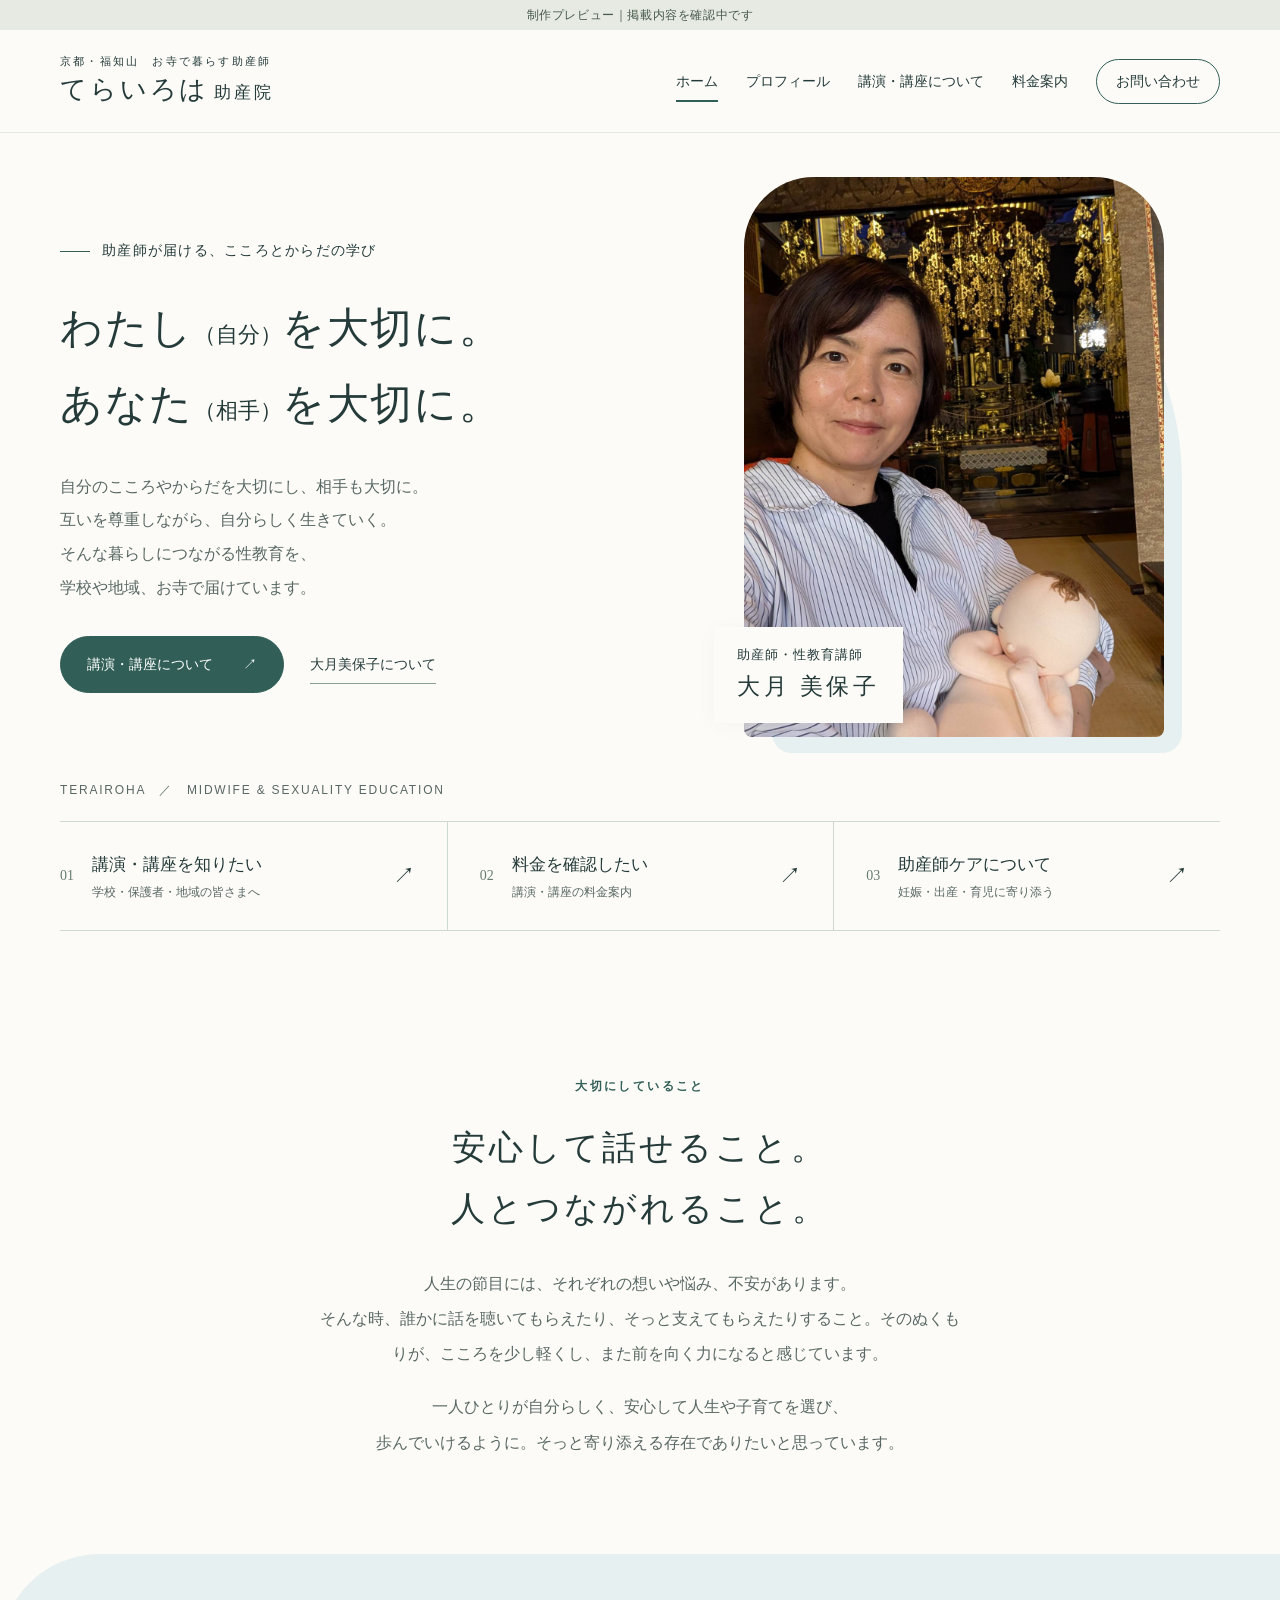
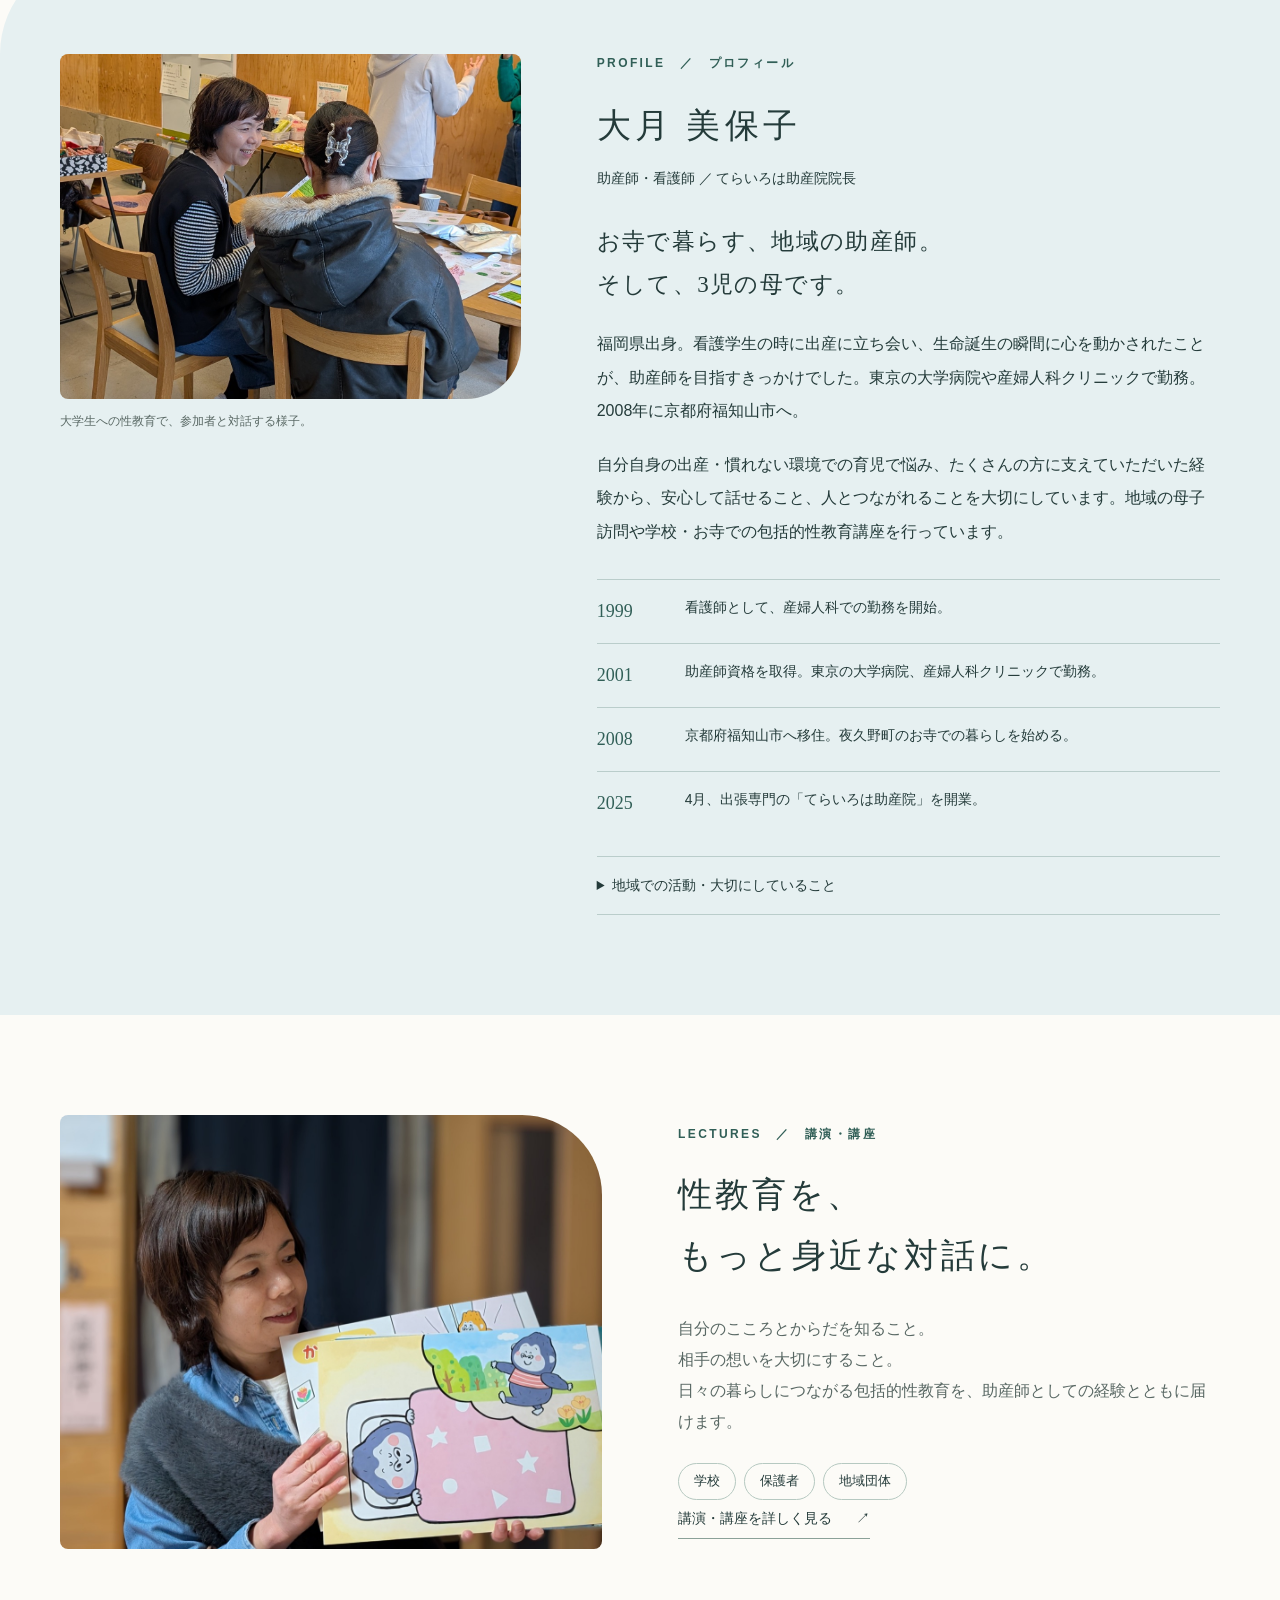
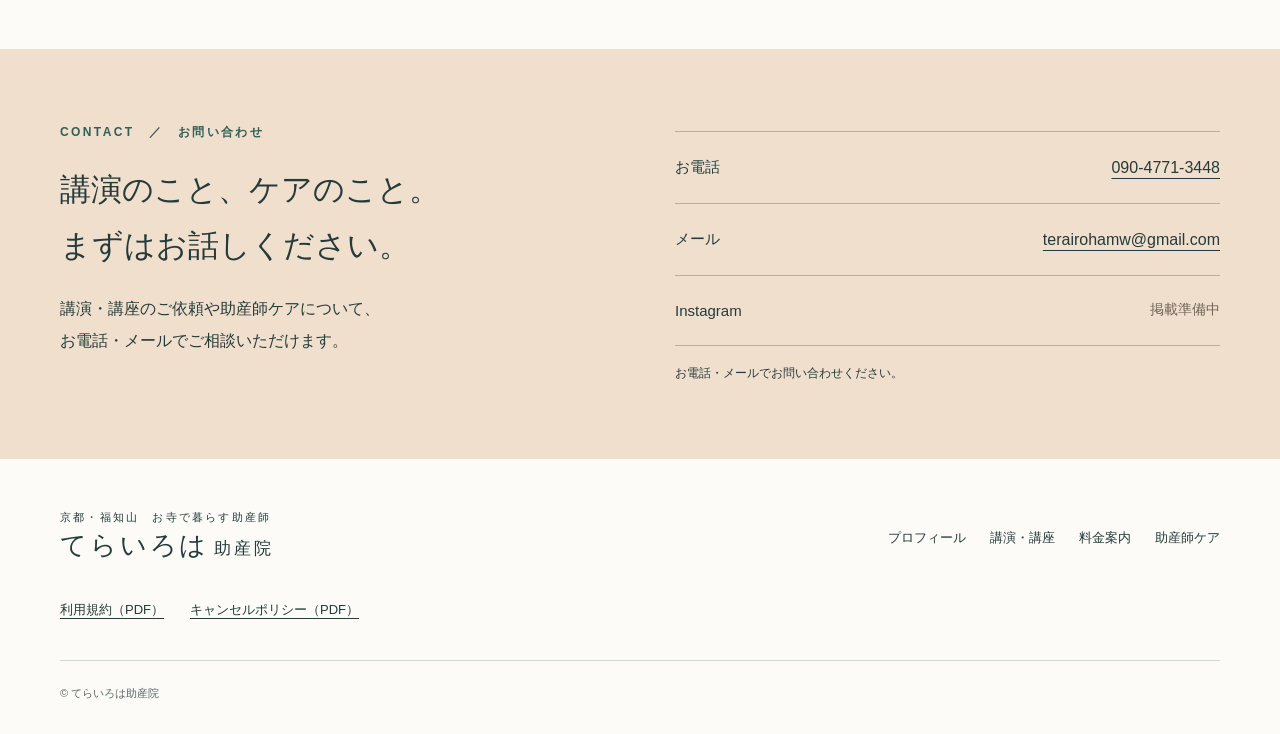
<file: index.html>
<!doctype html>
<html lang="ja"><head><meta charset="UTF-8"><meta name="viewport" content="width=device-width,initial-scale=1"><meta name="robots" content="noindex,nofollow"><title>てらいろは助産院｜大月美保子・性教育の講演と講座</title><meta name="description" content="京都府福知山市で活動する助産師・大月美保子。包括的性教育を通して、自分のこころとからだを大切にし、互いを尊重する学びを届けます。"><link rel="icon" type="image/svg+xml" href="data:image/svg+xml,%3Csvg xmlns='http://www.w3.org/2000/svg' viewBox='0 0 64 64'%3E%3Crect width='64' height='64' rx='32' fill='%23315f57'/%3E%3Ctext x='32' y='44' text-anchor='middle' font-family='serif' font-size='43' fill='%23fcfbf7'%3Eい%3C/text%3E%3C/svg%3E"><link rel="stylesheet" href="style.css?v=20261117a"><script src="site.js" defer></script></head><body>
<a class="skip-link" href="#main">本文へ移動</a><div class="draft-strip">制作プレビュー｜掲載内容を確認中です</div>
<header class="site-header"><div class="header-inner wrap"><a class="brand" href="./" aria-label="てらいろは助産院 ホーム"><small>京都・福知山　お寺で暮らす助産師</small><strong>てらいろは<span>助産院</span></strong></a><button class="menu-toggle" type="button" aria-label="メニューを開く" aria-expanded="false" aria-controls="main-navigation"><i></i><i></i><span>MENU</span></button><nav class="main-nav" id="main-navigation" aria-label="メインメニュー"><a href="./" aria-current="page">ホーム</a><a href="./#profile">プロフィール</a><a href="lectures/">講演・講座について</a><a href="fees/">料金案内</a><a class="nav-contact" href="#contact">お問い合わせ</a></nav></div></header>
<main id="main"><section class="hero wrap"><div class="hero-grid"><div class="hero-copy"><div class="hero-kicker">助産師が届ける、こころとからだの学び</div><h1><span>わたし<small>（自分）</small>を大切に。</span><span>あなた<small>（相手）</small>を大切に。</span></h1><p>自分のこころやからだを大切にし、相手も大切に。<br>互いを尊重しながら、自分らしく生きていく。<br>そんな暮らしにつながる性教育を、<br>学校や地域、お寺で届けています。</p><div class="hero-actions"><a class="button" href="lectures/">講演・講座について <span aria-hidden="true">↗</span></a><a class="text-link" href="#profile">大月美保子について</a></div></div><figure class="hero-visual"><img src="assets/mihoko-portrait.jpg" width="1108" height="1477" alt="お寺の本堂で赤ちゃんの人形を抱く大月美保子" fetchpriority="high"><figcaption class="photo-note">助産師・性教育講師<strong>大月 美保子</strong></figcaption></figure></div><p class="hero-bottom">TERAIROHA　／　MIDWIFE &amp; SEXUALITY EDUCATION</p>
<nav class="quick-links" aria-label="目的から探す"><a class="quick-link" href="lectures/"><span class="number">01</span><span><strong>講演・講座を知りたい</strong><small>学校・保護者・地域の皆さまへ</small></span><span class="arrow" aria-hidden="true">↗</span></a><a class="quick-link" href="fees/"><span class="number">02</span><span><strong>料金を確認したい</strong><small>講演・講座の料金案内</small></span><span class="arrow" aria-hidden="true">↗</span></a><a class="quick-link" href="fees/#care"><span class="number">03</span><span><strong>助産師ケアについて</strong><small>妊娠・出産・育児に寄り添う</small></span><span class="arrow" aria-hidden="true">↗</span></a></nav></section>
<section class="intro wrap"><span class="eyebrow">大切にしていること</span><h2 class="section-title">安心して話せること。<br>人とつながれること。</h2><p>人生の節目には、それぞれの想いや悩み、不安があります。<br>そんな時、誰かに話を聴いてもらえたり、そっと支えてもらえたりすること。そのぬくもりが、こころを少し軽くし、また前を向く力になると感じています。</p><p>一人ひとりが自分らしく、安心して人生や子育てを選び、<br>歩んでいけるように。そっと寄り添える存在でありたいと思っています。</p></section>
<section class="section profile-section" id="profile"><div class="profile-grid wrap"><figure class="profile-image"><img src="assets/university-dialogue.jpg" width="1319" height="1600" alt="大学生への性教育で参加者と対話する様子" loading="lazy"><figcaption class="caption">大学生への性教育で、参加者と対話する様子。</figcaption></figure><div class="profile-copy"><span class="eyebrow">PROFILE　／　プロフィール</span><h2 class="profile-name">大月 美保子</h2><div class="role">助産師・看護師 ／ てらいろは助産院院長</div><h3 class="quote">お寺で暮らす、地域の助産師。<br>そして、3児の母です。</h3><p>福岡県出身。看護学生の時に出産に立ち会い、生命誕生の瞬間に心を動かされたことが、助産師を目指すきっかけでした。東京の大学病院や産婦人科クリニックで勤務。2008年に京都府福知山市へ。</p><p>自分自身の出産・慣れない環境での育児で悩み、たくさんの方に支えていただいた経験から、安心して話せること、人とつながれることを大切にしています。地域の母子訪問や学校・お寺での包括的性教育講座を行っています。</p><ol class="timeline"><li><time>1999</time><span>看護師として、産婦人科での勤務を開始。</span></li><li><time>2001</time><span>助産師資格を取得。東京の大学病院、産婦人科クリニックで勤務。</span></li><li><time>2008</time><span>京都府福知山市へ移住。夜久野町のお寺での暮らしを始める。</span></li><li><time>2025</time><span>4月、出張専門の「てらいろは助産院」を開業。</span></li></ol><details class="profile-details"><summary>地域での活動・大切にしていること</summary><ul class="profile-activities"><li>京都府助産師会　性教育チームメンバー</li><li>ユースクリニック「みんなの保健室〜にじラボ〜」副代表</li></ul><p>包括的性教育をSRHR（性と生殖に関する健康と権利）の視点から、誰もが自分らしく暮らせるように、対話を重ねています。</p></details></div></div></section>
<section class="section wrap"><div class="feature"><figure class="feature-photo"><img src="assets/kamishibai.jpg" width="1600" height="968" alt="紙芝居を使って伝える大月美保子" loading="lazy"></figure><div class="feature-copy"><span class="eyebrow">LECTURES　／　講演・講座</span><h2 class="section-title">性教育を、<br>もっと身近な対話に。</h2><p>自分のこころとからだを知ること。<br>相手の想いを大切にすること。<br>日々の暮らしにつながる包括的性教育を、助産師としての経験とともに届けます。</p><div class="pill-row"><span class="pill">学校</span><span class="pill">保護者</span><span class="pill">地域団体</span></div><a class="text-link" href="lectures/">講演・講座を詳しく見る <span aria-hidden="true">↗</span></a></div></div></section>
</main><section class="contact-section" id="contact" aria-labelledby="contact-title"><div class="contact-grid wrap"><div><span class="eyebrow">CONTACT　／　お問い合わせ</span><h2 id="contact-title">講演のこと、ケアのこと。<br>まずはお話しください。</h2><p>講演・講座のご依頼や助産師ケアについて、<br>お電話・メールでご相談いただけます。</p></div><div><div class="contact-lines"><div class="contact-line"><span>お電話</span><a href="tel:09047713448">090-4771-3448</a></div><div class="contact-line"><span>メール</span><a href="mailto:terairohamw@gmail.com">terairohamw@gmail.com</a></div><div class="contact-line"><span>Instagram</span><span>掲載準備中</span></div></div><p class="contact-note">お電話・メールでお問い合わせください。</p></div></div></section>
<footer class="site-footer wrap"><div class="footer-top"><a class="brand" href="./"><small>京都・福知山　お寺で暮らす助産師</small><strong>てらいろは<span>助産院</span></strong></a><nav class="footer-links" aria-label="フッターメニュー"><a href="./#profile">プロフィール</a><a href="lectures/">講演・講座</a><a href="fees/">料金案内</a><a href="fees/#care">助産師ケア</a></nav></div><nav class="footer-documents" aria-label="ご利用にあたって"><a href="documents/terms-of-use.pdf" target="_blank" rel="noopener" type="application/pdf">利用規約（PDF）</a><a href="documents/cancellation-policy.pdf" target="_blank" rel="noopener" type="application/pdf">キャンセルポリシー（PDF）</a></nav><p class="copyright">© てらいろは助産院</p></footer></body></html>
</file>
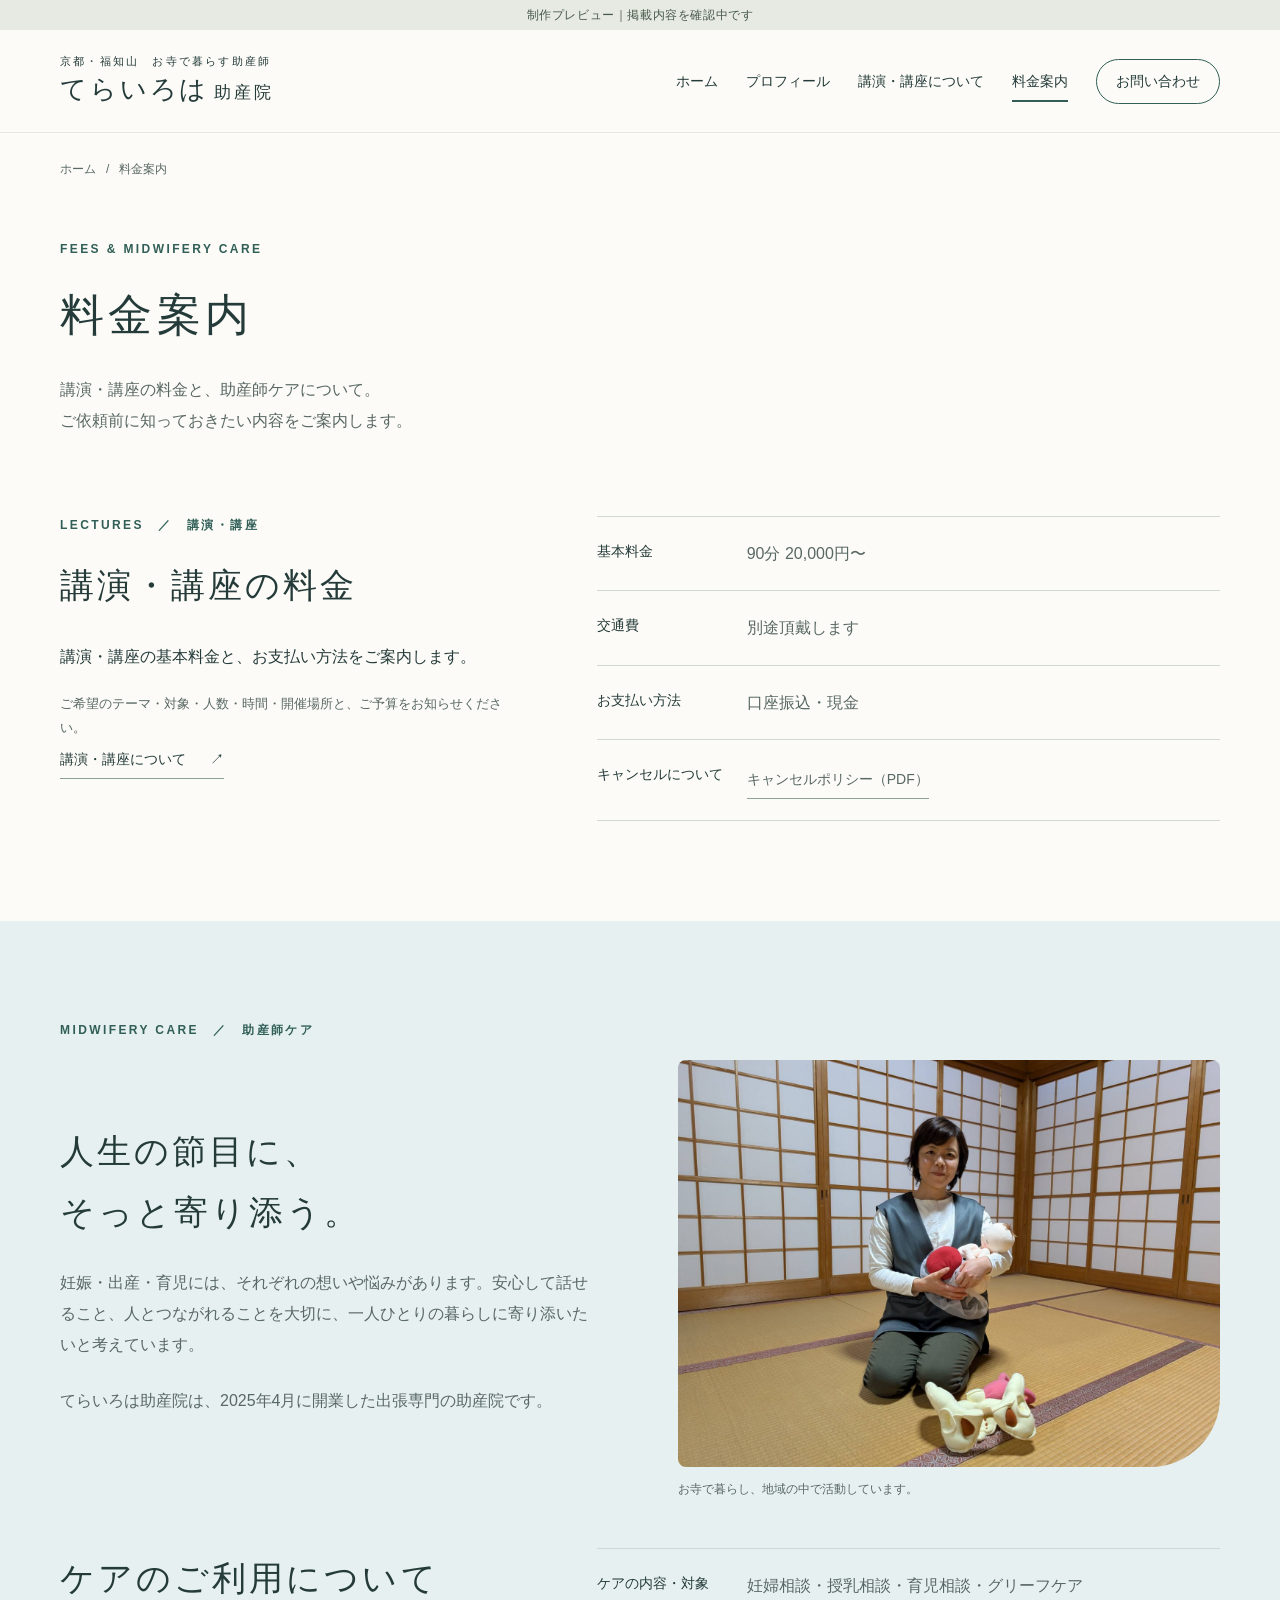
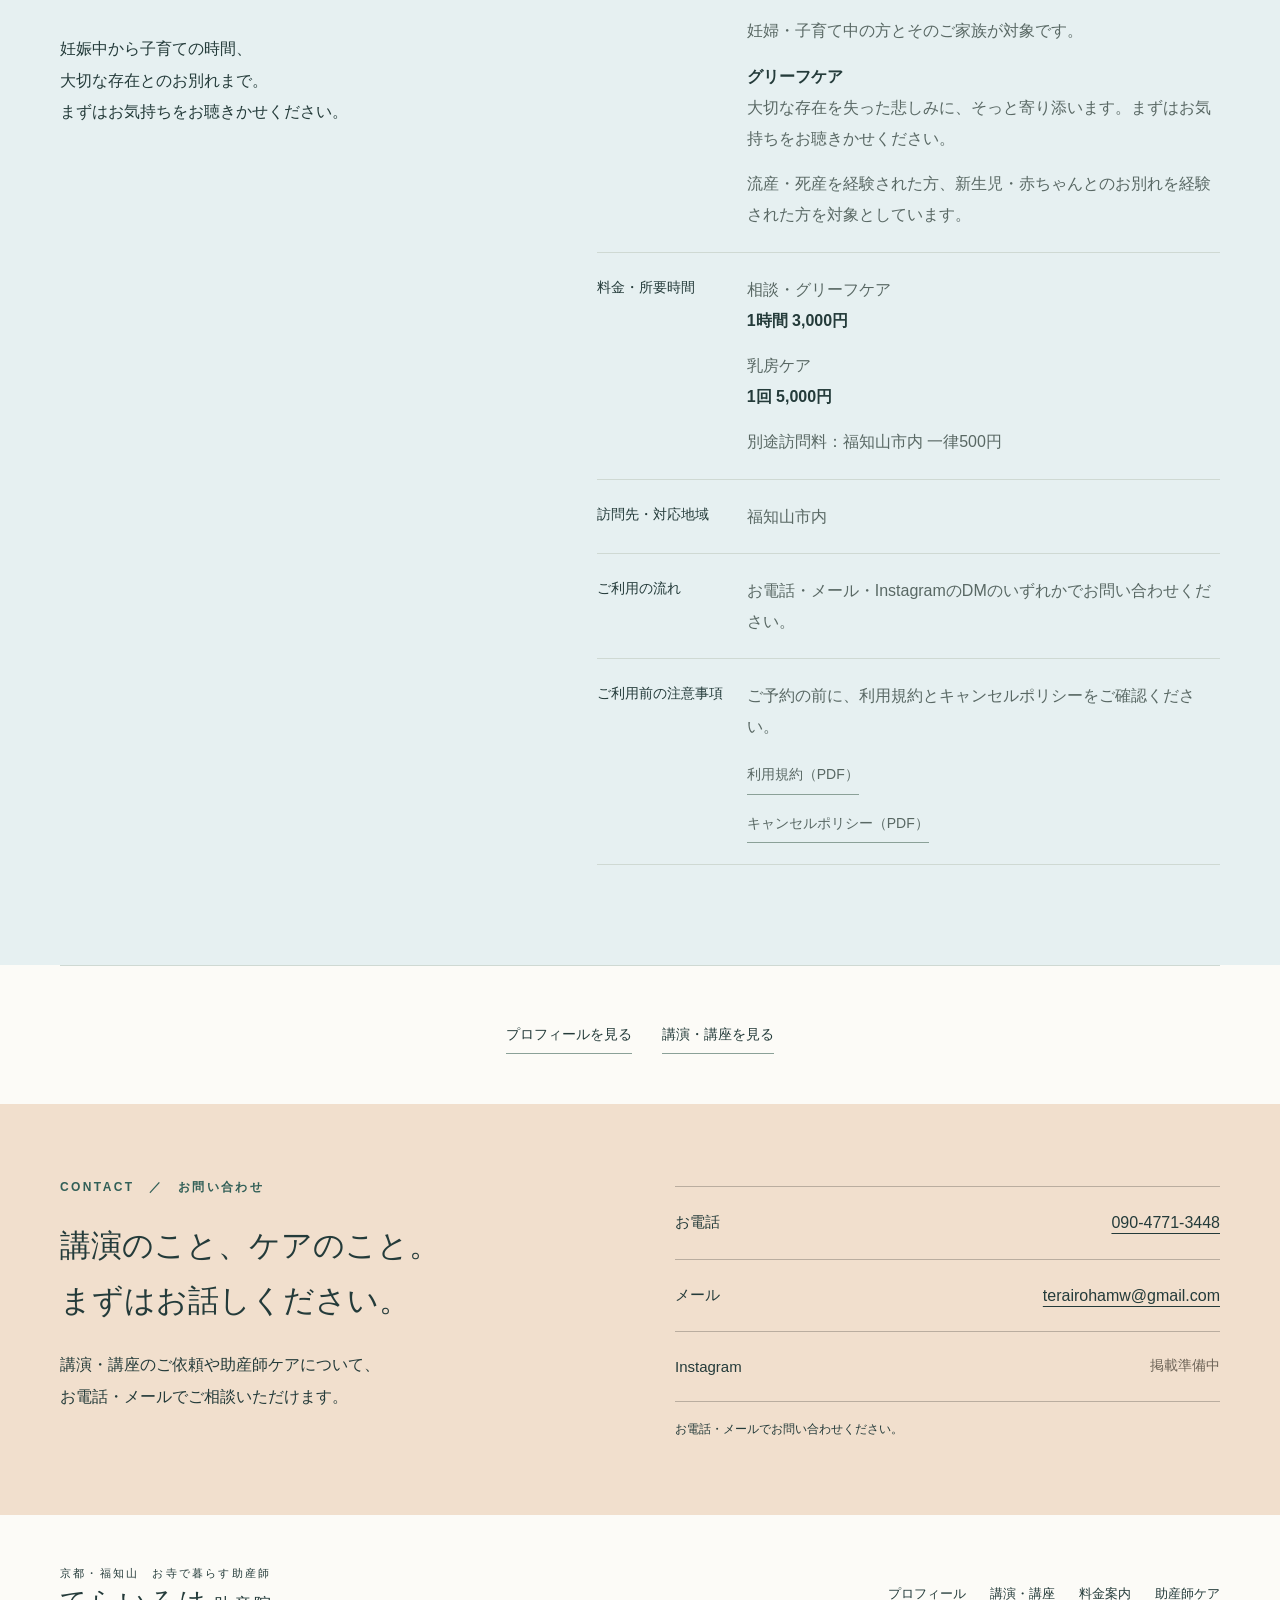
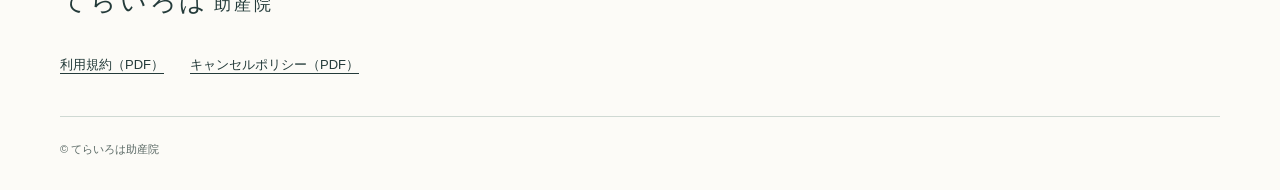
<file: fees/index.html>
<!doctype html>
<html lang="ja"><head><meta charset="UTF-8"><meta name="viewport" content="width=device-width,initial-scale=1"><meta name="robots" content="noindex,nofollow"><title>料金案内・助産師ケア｜てらいろは助産院・大月美保子</title><meta name="description" content="講演・講座の料金と、てらいろは助産院の助産師ケアについてのご案内です。"><link rel="icon" type="image/svg+xml" href="data:image/svg+xml,%3Csvg xmlns='http://www.w3.org/2000/svg' viewBox='0 0 64 64'%3E%3Crect width='64' height='64' rx='32' fill='%23315f57'/%3E%3Ctext x='32' y='44' text-anchor='middle' font-family='serif' font-size='43' fill='%23fcfbf7'%3Eい%3C/text%3E%3C/svg%3E"><link rel="stylesheet" href="../style.css?v=20261117a"><script src="../site.js" defer></script></head><body>
<a class="skip-link" href="#main">本文へ移動</a><div class="draft-strip">制作プレビュー｜掲載内容を確認中です</div>
<header class="site-header"><div class="header-inner wrap"><a class="brand" href="../" aria-label="てらいろは助産院 ホーム"><small>京都・福知山　お寺で暮らす助産師</small><strong>てらいろは<span>助産院</span></strong></a><button class="menu-toggle" type="button" aria-label="メニューを開く" aria-expanded="false" aria-controls="main-navigation"><i></i><i></i><span>MENU</span></button><nav class="main-nav" id="main-navigation" aria-label="メインメニュー"><a href="../">ホーム</a><a href="../#profile">プロフィール</a><a href="../lectures/">講演・講座について</a><a href="./" aria-current="page">料金案内</a><a class="nav-contact" href="#contact">お問い合わせ</a></nav></div></header>
<main id="main">
<div class="wrap"><div class="breadcrumb"><a href="../">ホーム</a><span aria-hidden="true">/</span>料金案内</div><header class="page-heading"><span class="eyebrow">FEES &amp; MIDWIFERY CARE</span><h1>料金案内</h1><p>講演・講座の料金と、助産師ケアについて。<br>ご依頼前に知っておきたい内容をご案内します。</p></header></div>
<section class="section rate-section"><div class="split wrap"><div><span class="eyebrow">LECTURES　／　講演・講座</span><h2 class="section-title">講演・講座の料金</h2><p>講演・講座の基本料金と、お支払い方法をご案内します。</p><p class="note">ご希望のテーマ・対象・人数・時間・開催場所と、ご予算をお知らせください。</p><a class="text-link" href="../lectures/">講演・講座について <span aria-hidden="true">↗</span></a></div><div><dl class="info-list"><div><dt>基本料金</dt><dd>90分 20,000円〜</dd></div><div><dt>交通費</dt><dd>別途頂戴します</dd></div><div><dt>お支払い方法</dt><dd>口座振込・現金</dd></div><div><dt>キャンセルについて</dt><dd><a class="text-link" href="../documents/cancellation-policy.pdf" target="_blank" rel="noopener" type="application/pdf">キャンセルポリシー（PDF）</a></dd></div></dl></div></div></section>
<section class="section soft-section" id="care"><div class="wrap"><span class="eyebrow">MIDWIFERY CARE　／　助産師ケア</span><div class="feature"><div class="care-copy"><h2 class="section-title">人生の節目に、<br>そっと寄り添う。</h2><p>妊娠・出産・育児には、それぞれの想いや悩みがあります。安心して話せること、人とつながれることを大切に、一人ひとりの暮らしに寄り添いたいと考えています。</p><p>てらいろは助産院は、2025年4月に開業した出張専門の助産院です。</p></div><figure><img class="care-photo" src="../assets/midwifery-care.jpg" width="1474" height="1110" alt="和室で赤ちゃんの人形を抱き、からだの教材を用意した大月美保子" loading="lazy"><figcaption class="caption">お寺で暮らし、地域の中で活動しています。</figcaption></figure></div><div class="split care-details"><div><h3 class="section-title">ケアのご利用について</h3><p>妊娠中から子育ての時間、<br>大切な存在とのお別れまで。<br>まずはお気持ちをお聴きかせください。</p></div><dl class="info-list"><div><dt>ケアの内容・対象</dt><dd><p>妊婦相談・授乳相談・育児相談・グリーフケア</p><p class="care-detail">妊婦・子育て中の方とそのご家族が対象です。</p><p class="care-detail"><strong>グリーフケア</strong><br>大切な存在を失った悲しみに、そっと寄り添います。まずはお気持ちをお聴きかせください。</p><p class="care-detail">流産・死産を経験された方、新生児・赤ちゃんとのお別れを経験された方を対象としています。</p></dd></div><div><dt>料金・所要時間</dt><dd><p>相談・グリーフケア<br><strong>1時間 3,000円</strong></p><p class="care-detail">乳房ケア<br><strong>1回 5,000円</strong></p><p class="care-detail">別途訪問料：福知山市内 一律500円</p></dd></div><div><dt>訪問先・対応地域</dt><dd>福知山市内</dd></div><div><dt>ご利用の流れ</dt><dd>お電話・メール・InstagramのDMのいずれかでお問い合わせください。</dd></div><div><dt>ご利用前の注意事項</dt><dd><p>ご予約の前に、利用規約とキャンセルポリシーをご確認ください。</p><div class="document-links"><a class="text-link" href="../documents/terms-of-use.pdf" target="_blank" rel="noopener" type="application/pdf">利用規約（PDF）</a><a class="text-link" href="../documents/cancellation-policy.pdf" target="_blank" rel="noopener" type="application/pdf">キャンセルポリシー（PDF）</a></div></dd></div></dl></div></div></section>
<div class="back-links wrap"><a class="text-link" href="../#profile">プロフィールを見る</a><a class="text-link" href="../lectures/">講演・講座を見る</a></div>
</main><section class="contact-section" id="contact" aria-labelledby="contact-title"><div class="contact-grid wrap"><div><span class="eyebrow">CONTACT　／　お問い合わせ</span><h2 id="contact-title">講演のこと、ケアのこと。<br>まずはお話しください。</h2><p>講演・講座のご依頼や助産師ケアについて、<br>お電話・メールでご相談いただけます。</p></div><div><div class="contact-lines"><div class="contact-line"><span>お電話</span><a href="tel:09047713448">090-4771-3448</a></div><div class="contact-line"><span>メール</span><a href="mailto:terairohamw@gmail.com">terairohamw@gmail.com</a></div><div class="contact-line"><span>Instagram</span><span>掲載準備中</span></div></div><p class="contact-note">お電話・メールでお問い合わせください。</p></div></div></section>
<footer class="site-footer wrap"><div class="footer-top"><a class="brand" href="../"><small>京都・福知山　お寺で暮らす助産師</small><strong>てらいろは<span>助産院</span></strong></a><nav class="footer-links" aria-label="フッターメニュー"><a href="../#profile">プロフィール</a><a href="../lectures/">講演・講座</a><a href="./">料金案内</a><a href="./#care">助産師ケア</a></nav></div><nav class="footer-documents" aria-label="ご利用にあたって"><a href="../documents/terms-of-use.pdf" target="_blank" rel="noopener" type="application/pdf">利用規約（PDF）</a><a href="../documents/cancellation-policy.pdf" target="_blank" rel="noopener" type="application/pdf">キャンセルポリシー（PDF）</a></nav><p class="copyright">© てらいろは助産院</p></footer></body></html>
</file>
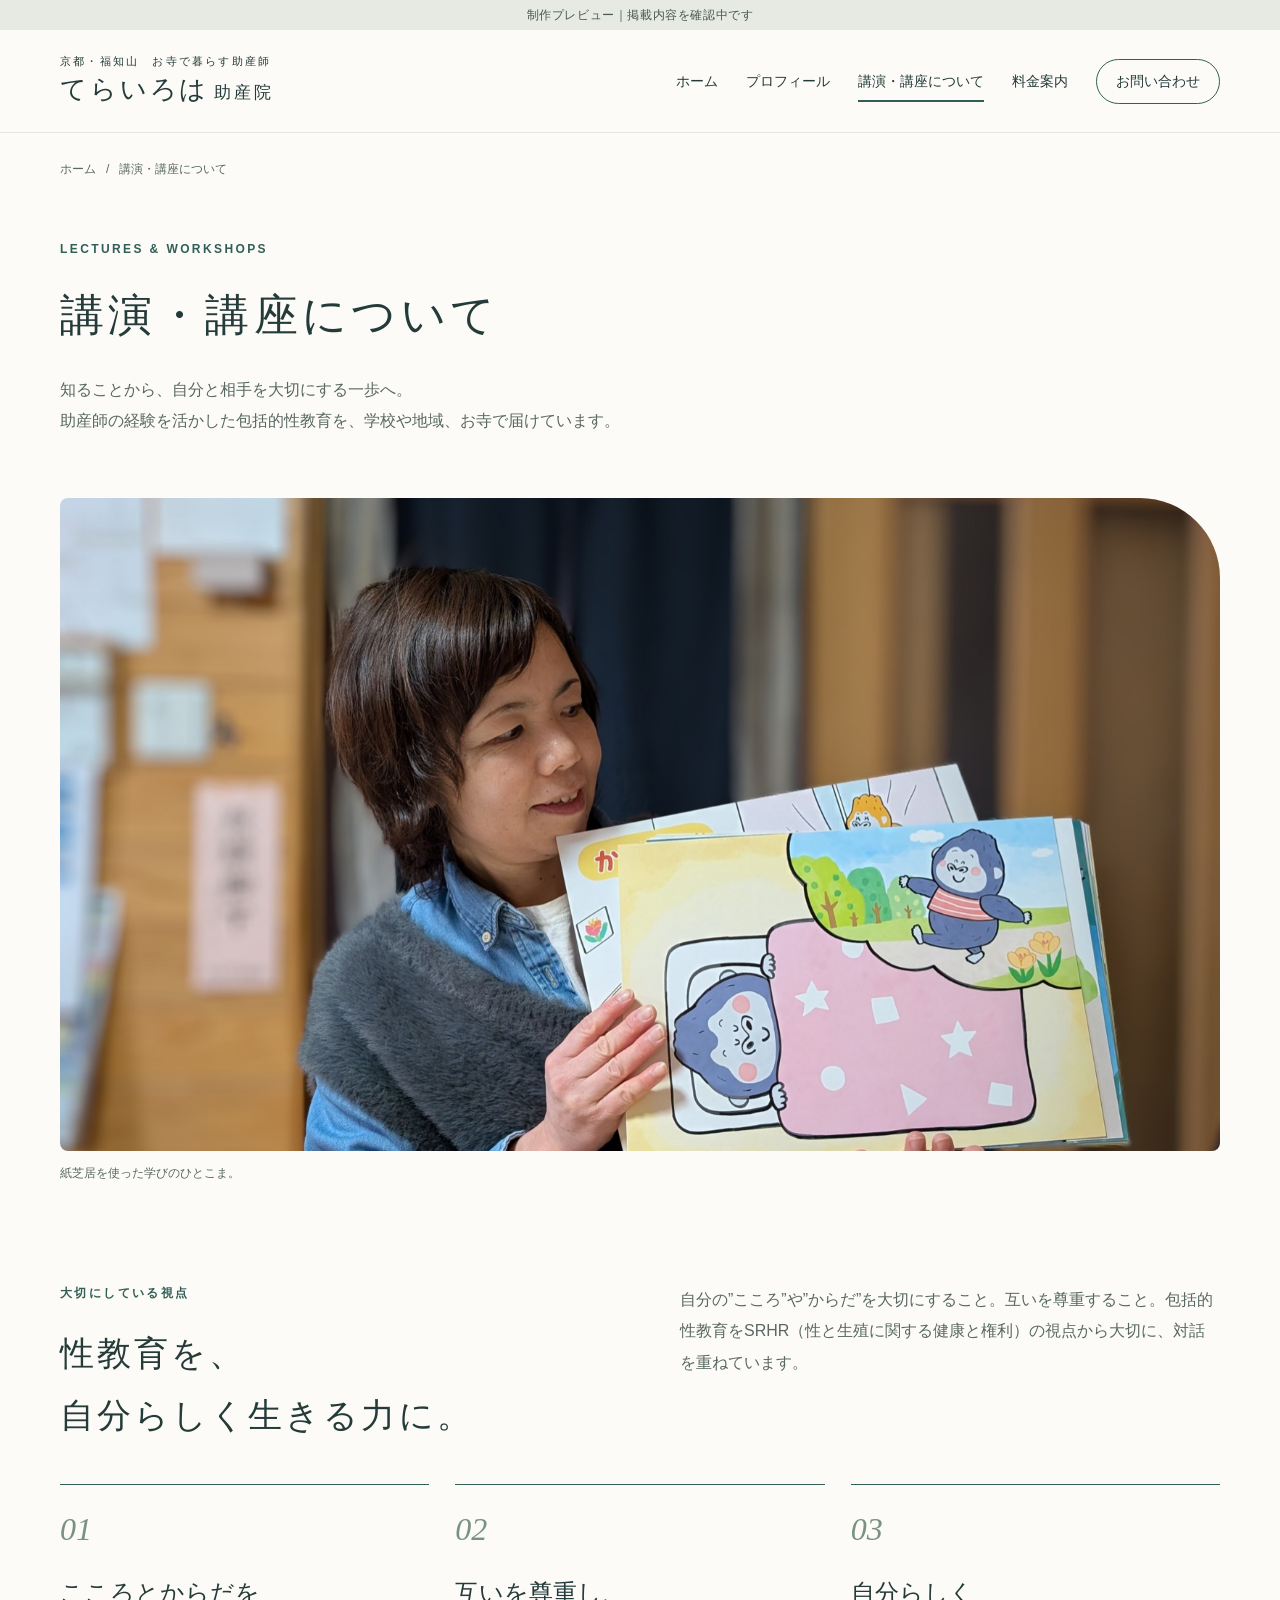
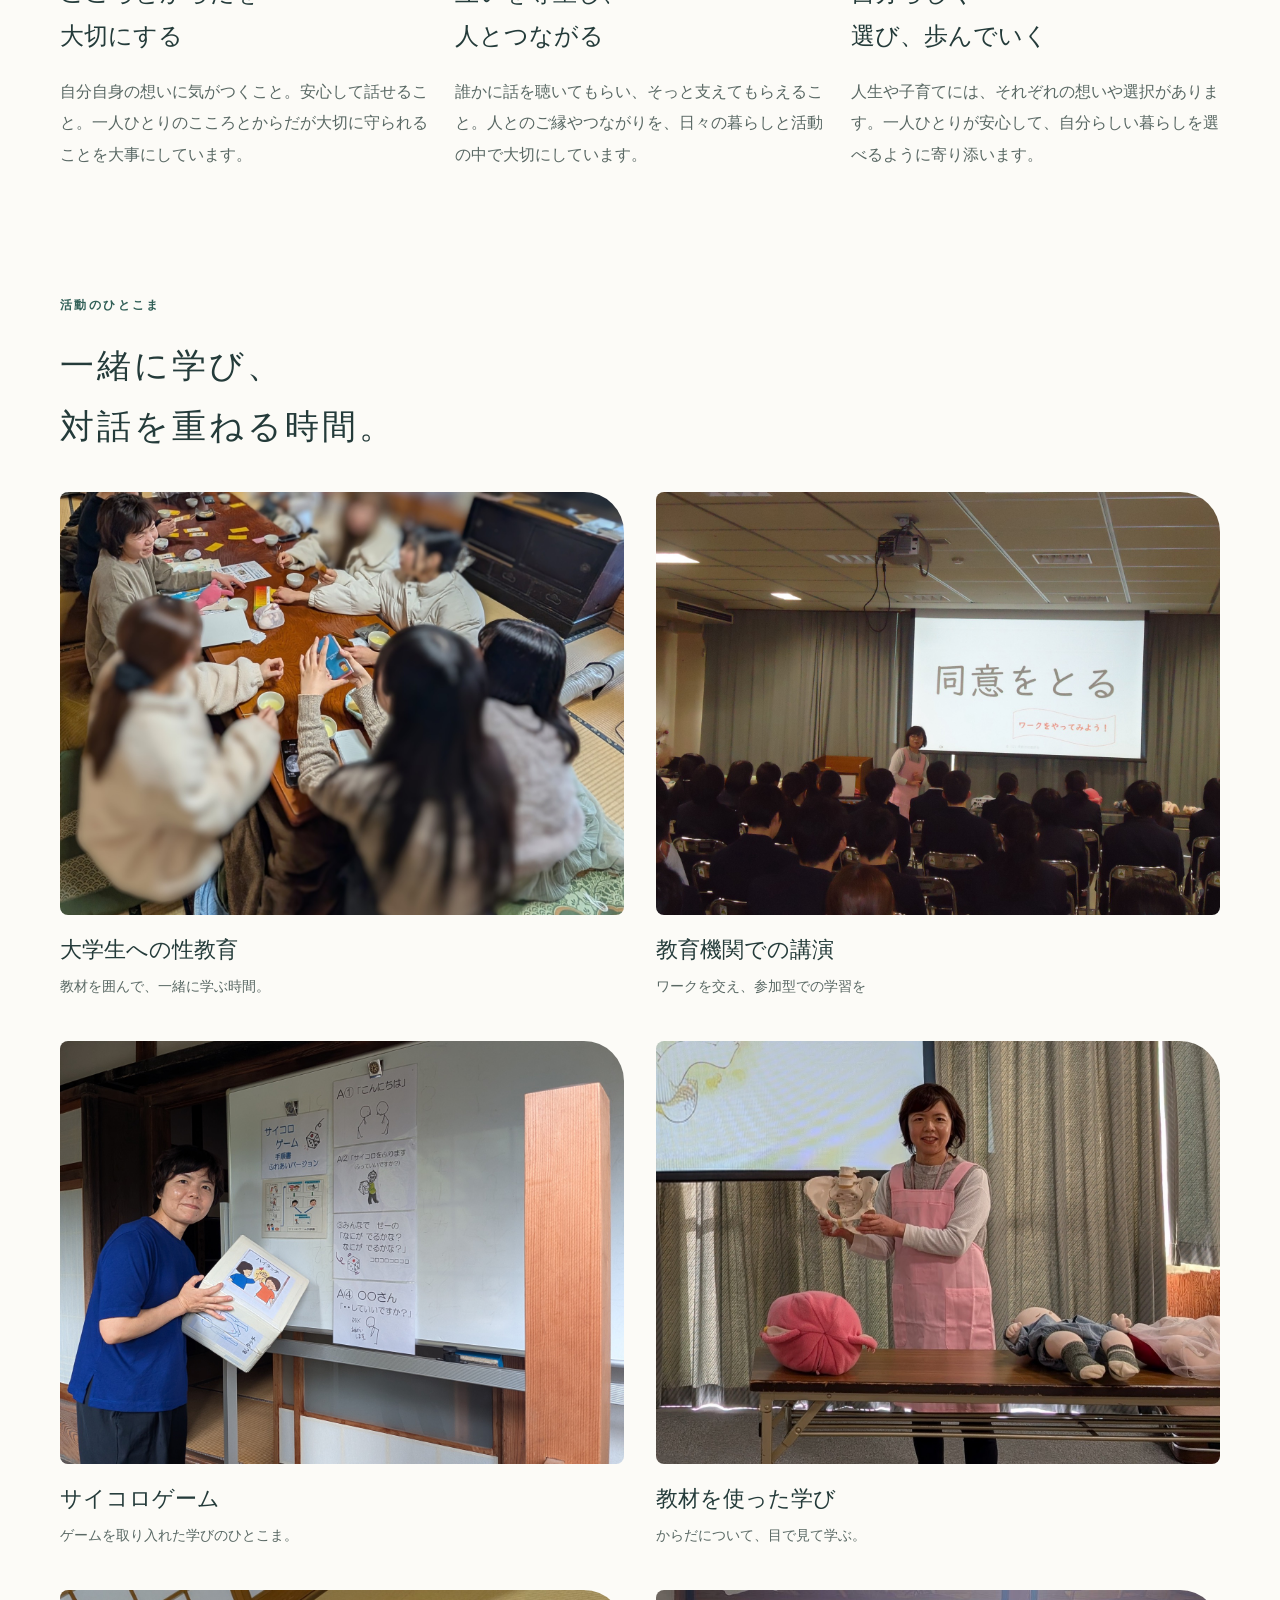
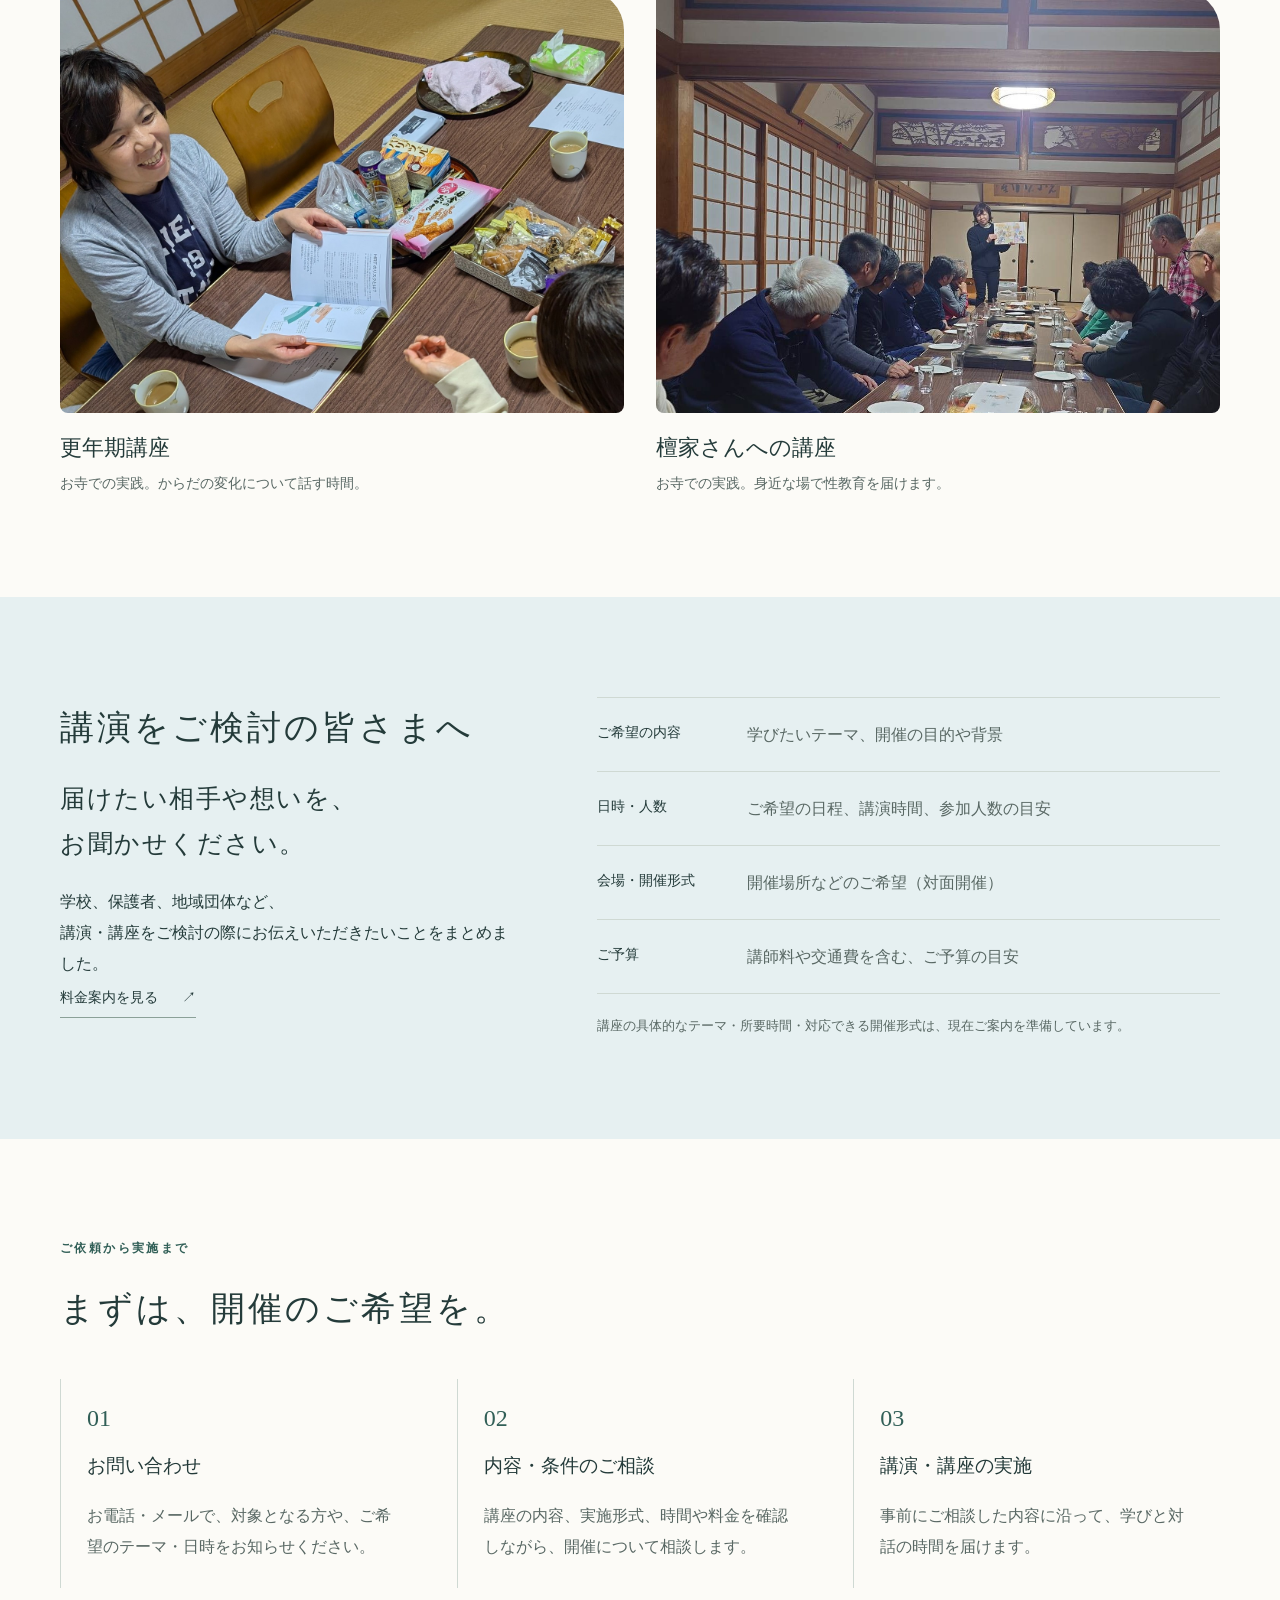
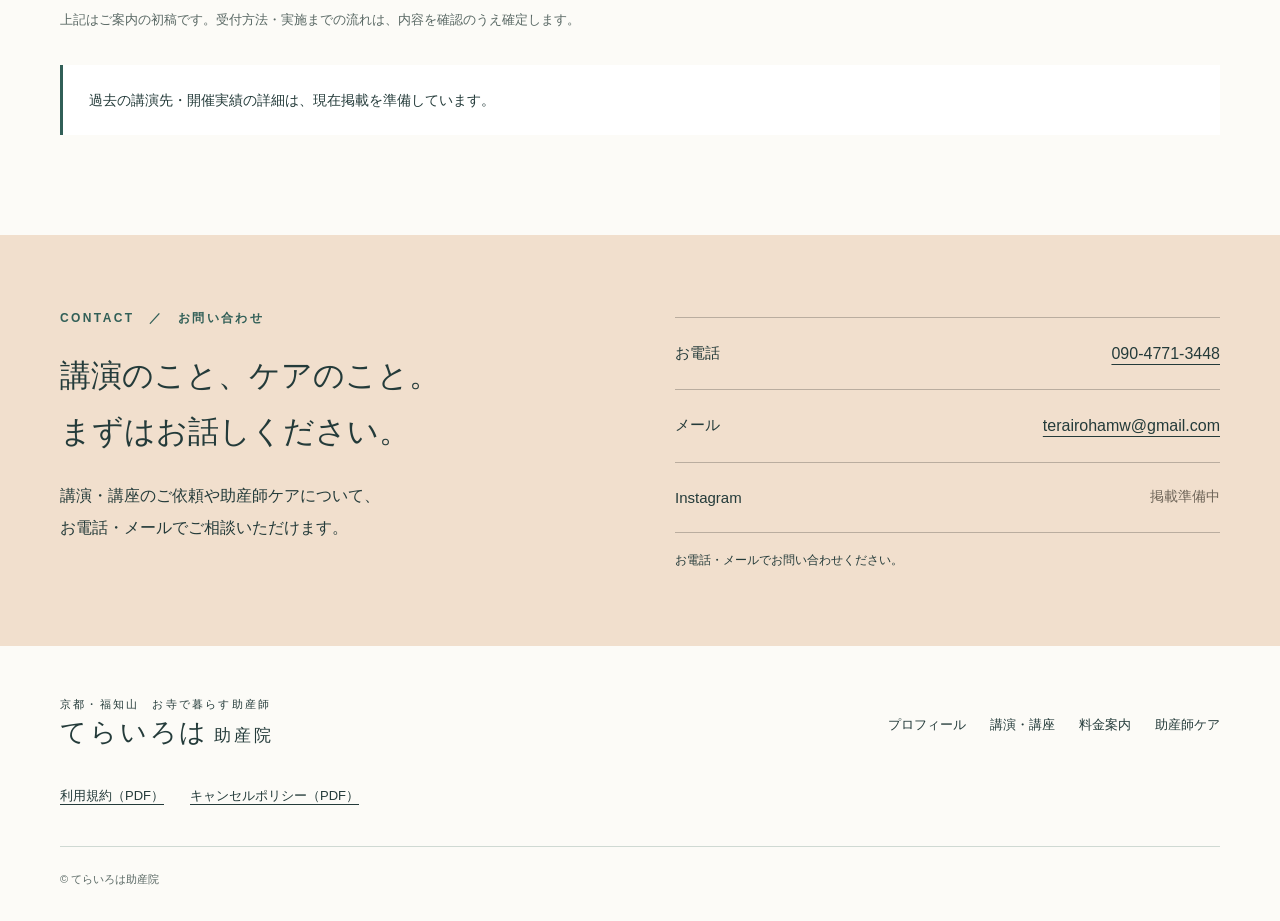
<file: lectures/index.html>
<!doctype html>
<html lang="ja"><head><meta charset="UTF-8"><meta name="viewport" content="width=device-width,initial-scale=1"><meta name="robots" content="noindex,nofollow"><title>講演・講座について｜てらいろは助産院・大月美保子</title><meta name="description" content="自分のこころとからだを大切にし、互いを尊重するための包括的性教育。助産師・大月美保子の講演と講座をご紹介します。"><link rel="icon" type="image/svg+xml" href="data:image/svg+xml,%3Csvg xmlns='http://www.w3.org/2000/svg' viewBox='0 0 64 64'%3E%3Crect width='64' height='64' rx='32' fill='%23315f57'/%3E%3Ctext x='32' y='44' text-anchor='middle' font-family='serif' font-size='43' fill='%23fcfbf7'%3Eい%3C/text%3E%3C/svg%3E"><link rel="stylesheet" href="../style.css?v=20261117a"><script src="../site.js" defer></script></head><body>
<a class="skip-link" href="#main">本文へ移動</a><div class="draft-strip">制作プレビュー｜掲載内容を確認中です</div>
<header class="site-header"><div class="header-inner wrap"><a class="brand" href="../" aria-label="てらいろは助産院 ホーム"><small>京都・福知山　お寺で暮らす助産師</small><strong>てらいろは<span>助産院</span></strong></a><button class="menu-toggle" type="button" aria-label="メニューを開く" aria-expanded="false" aria-controls="main-navigation"><i></i><i></i><span>MENU</span></button><nav class="main-nav" id="main-navigation" aria-label="メインメニュー"><a href="../">ホーム</a><a href="../#profile">プロフィール</a><a href="./" aria-current="page">講演・講座について</a><a href="../fees/">料金案内</a><a class="nav-contact" href="#contact">お問い合わせ</a></nav></div></header>
<main id="main">
<div class="wrap"><div class="breadcrumb"><a href="../">ホーム</a><span aria-hidden="true">/</span>講演・講座について</div><header class="page-heading"><span class="eyebrow">LECTURES &amp; WORKSHOPS</span><h1>講演・講座について</h1><p>知ることから、自分と相手を大切にする一歩へ。<br>助産師の経験を活かした包括的性教育を、学校や地域、お寺で届けています。</p></header><figure><img class="wide-photo lecture-photo" src="../assets/kamishibai.jpg" width="1600" height="968" alt="紙芝居を使って伝える大月美保子" fetchpriority="high"><figcaption class="caption">紙芝居を使った学びのひとこま。</figcaption></figure></div>
<section class="section wrap"><div class="content-heading"><div><span class="eyebrow">大切にしている視点</span><h2 class="section-title">性教育を、<br>自分らしく生きる力に。</h2></div><p>自分の”こころ”や”からだ”を大切にすること。互いを尊重すること。包括的性教育をSRHR（性と生殖に関する健康と権利）の視点から大切に、対話を重ねています。</p></div><div class="theme-grid"><article class="theme-card"><div class="number">01</div><h3>こころとからだを<br>大切にする</h3><p>自分自身の想いに気がつくこと。安心して話せること。一人ひとりのこころとからだが大切に守られることを大事にしています。</p></article><article class="theme-card"><div class="number">02</div><h3>互いを尊重し、<br>人とつながる</h3><p>誰かに話を聴いてもらい、そっと支えてもらえること。人とのご縁やつながりを、日々の暮らしと活動の中で大切にしています。</p></article><article class="theme-card"><div class="number">03</div><h3>自分らしく<br>選び、歩んでいく</h3><p>人生や子育てには、それぞれの想いや選択があります。一人ひとりが安心して、自分らしい暮らしを選べるように寄り添います。</p></article></div></section>
<section class="section activity-section wrap" aria-labelledby="activity-title">
<span class="eyebrow">活動のひとこま</span><h2 class="section-title" id="activity-title">一緒に学び、<br>対話を重ねる時間。</h2>
<div class="activity-gallery">
<figure><img src="../assets/university-workshop.jpg" width="1600" height="1399" alt="教材を囲み、大学生と一緒に学ぶ性教育の様子" loading="lazy"><figcaption>大学生への性教育<span>教材を囲んで、一緒に学ぶ時間。</span></figcaption></figure>
<figure><img src="../assets/school-lecture.jpg" width="1600" height="1200" alt="学校で「同意をとる」をテーマに講座を行う様子" loading="lazy"><figcaption>教育機関での講演<span>ワークを交え、参加型での学習を</span></figcaption></figure>
<figure><img src="../assets/dice-workshop.jpg" width="1600" height="1200" alt="サイコロゲームの手順と、ふれあいの教材を紹介する様子" loading="lazy"><figcaption>サイコロゲーム<span>ゲームを取り入れた学びのひとこま。</span></figcaption></figure>
<figure><img src="../assets/teaching-demo.jpg" width="1600" height="1242" alt="骨盤模型や赤ちゃんの人形を使って説明する様子" loading="lazy"><figcaption>教材を使った学び<span>からだについて、目で見て学ぶ。</span></figcaption></figure>
<figure><img src="../assets/menopause-workshop.jpg" width="1474" height="1600" alt="更年期についての資料を見ながら、参加者と話す講座の様子" loading="lazy"><figcaption>更年期講座<span>お寺での実践。からだの変化について話す時間。</span></figcaption></figure>
<figure><img src="../assets/temple-lecture.jpg" width="1068" height="915" alt="お寺の和室で、教材を手に檀家の方々へ講座を行う様子" loading="lazy"><figcaption>檀家さんへの講座<span>お寺での実践。身近な場で性教育を届けます。</span></figcaption></figure>
</div></section>
<section class="section soft-section lecture-request"><div class="split wrap"><div><h2 class="section-title">講演をご検討の皆さまへ</h2><p class="lecture-request-lead">届けたい相手や想いを、<br>お聞かせください。</p><p>学校、保護者、地域団体など、<br>講演・講座をご検討の際にお伝えいただきたいことをまとめました。</p><a class="text-link" href="../fees/">料金案内を見る <span aria-hidden="true">↗</span></a></div><div><dl class="info-list"><div><dt>ご希望の内容</dt><dd>学びたいテーマ、開催の目的や背景</dd></div><div><dt>日時・人数</dt><dd>ご希望の日程、講演時間、参加人数の目安</dd></div><div><dt>会場・開催形式</dt><dd>開催場所などのご希望（対面開催）</dd></div><div><dt>ご予算</dt><dd>講師料や交通費を含む、ご予算の目安</dd></div></dl><p class="note">講座の具体的なテーマ・所要時間・対応できる開催形式は、現在ご案内を準備しています。</p></div></div></section>
<section class="section wrap"><span class="eyebrow">ご依頼から実施まで</span><h2 class="section-title">まずは、開催のご希望を。</h2><ol class="steps"><li><div class="step-number">01</div><h3>お問い合わせ</h3><p>お電話・メールで、対象となる方や、ご希望のテーマ・日時をお知らせください。</p></li><li><div class="step-number">02</div><h3>内容・条件のご相談</h3><p>講座の内容、実施形式、時間や料金を確認しながら、開催について相談します。</p></li><li><div class="step-number">03</div><h3>講演・講座の実施</h3><p>事前にご相談した内容に沿って、学びと対話の時間を届けます。</p></li></ol><p class="note">上記はご案内の初稿です。受付方法・実施までの流れは、内容を確認のうえ確定します。</p><div class="notice">過去の講演先・開催実績の詳細は、現在掲載を準備しています。</div></section>
</main><section class="contact-section" id="contact" aria-labelledby="contact-title"><div class="contact-grid wrap"><div><span class="eyebrow">CONTACT　／　お問い合わせ</span><h2 id="contact-title">講演のこと、ケアのこと。<br>まずはお話しください。</h2><p>講演・講座のご依頼や助産師ケアについて、<br>お電話・メールでご相談いただけます。</p></div><div><div class="contact-lines"><div class="contact-line"><span>お電話</span><a href="tel:09047713448">090-4771-3448</a></div><div class="contact-line"><span>メール</span><a href="mailto:terairohamw@gmail.com">terairohamw@gmail.com</a></div><div class="contact-line"><span>Instagram</span><span>掲載準備中</span></div></div><p class="contact-note">お電話・メールでお問い合わせください。</p></div></div></section>
<footer class="site-footer wrap"><div class="footer-top"><a class="brand" href="../"><small>京都・福知山　お寺で暮らす助産師</small><strong>てらいろは<span>助産院</span></strong></a><nav class="footer-links" aria-label="フッターメニュー"><a href="../#profile">プロフィール</a><a href="./">講演・講座</a><a href="../fees/">料金案内</a><a href="../fees/#care">助産師ケア</a></nav></div><nav class="footer-documents" aria-label="ご利用にあたって"><a href="../documents/terms-of-use.pdf" target="_blank" rel="noopener" type="application/pdf">利用規約（PDF）</a><a href="../documents/cancellation-policy.pdf" target="_blank" rel="noopener" type="application/pdf">キャンセルポリシー（PDF）</a></nav><p class="copyright">© てらいろは助産院</p></footer></body></html>
</file>
<file: style.css>
@charset "UTF-8";
:root{--paper:#fcfbf7;--white:#fff;--ink:#243b3a;--muted:#596864;--blue:#e6f0f1;--green:#315f57;--peach:#f1dfcd;--line:#cfd9d3;--serif:"Hiragino Mincho ProN","Yu Mincho",serif;--sans:"Hiragino Kaku Gothic ProN","Yu Gothic",Meiryo,sans-serif}
*{box-sizing:border-box}html{scroll-behavior:smooth;scroll-padding-top:122px}body{margin:0;background:var(--paper);color:var(--ink);font-family:var(--sans);font-size:16px;line-height:1.95;-webkit-font-smoothing:antialiased}h1,h2,h3,p,figure{margin:0}h1,h2,h3{font-weight:500}img{display:block;max-width:100%;height:auto}a{color:inherit;text-decoration:none}button{font:inherit}a,button{touch-action:manipulation}a:focus-visible,button:focus-visible,summary:focus-visible{outline:3px solid #ac541d;outline-offset:6px}a:hover{color:var(--green)}.skip-link{position:fixed;top:-70px;left:15px;z-index:100;background:white;padding:8px 20px}.skip-link:focus{top:12px}.wrap{width:min(1160px,calc(100% - 80px));margin-inline:auto}.draft-strip{padding:5px 16px;text-align:center;font-size:12px;line-height:1.7;letter-spacing:.05em;background:#e6eae2;color:#48584b}.site-header{position:sticky;top:0;z-index:20;background:rgba(252,251,247,.97);border-bottom:1px solid rgba(49,95,87,.12)}.header-inner{min-height:102px;display:flex;align-items:center;justify-content:space-between;gap:28px}.brand{display:flex;flex-direction:column;line-height:1.55;flex-shrink:0}.brand small{font-size:11px;letter-spacing:.2em}.brand strong{font-family:var(--serif);font-weight:500;font-size:26px;letter-spacing:.11em}.brand strong span{font-size:17px;margin-left:5px}.main-nav{display:flex;align-items:center;gap:28px;font-size:14px;line-height:1.6}.main-nav a{padding:12px 0;position:relative;white-space:nowrap}.main-nav a[aria-current=page]:after{content:"";display:block;height:2px;background:var(--green);position:absolute;bottom:3px;left:0;right:0}.main-nav .nav-contact{border:1px solid var(--green);padding:10px 19px;border-radius:30px}.menu-toggle{display:none}.eyebrow{display:block;font-size:12px;letter-spacing:.2em;color:var(--green);font-weight:600;line-height:1.6;margin-bottom:20px}.hero{padding:44px 0 48px}.hero-grid{display:grid;grid-template-columns:1.04fr 1fr;align-items:center;gap:34px}.hero-copy{padding:36px 0}.hero-kicker{font-size:14px;letter-spacing:.09em;margin-bottom:25px;display:flex;align-items:center;gap:12px}.hero-kicker:before{content:"";width:30px;height:1px;background:var(--green)}.hero h1{font-family:var(--serif);font-size:clamp(34px,3.4vw,48px);line-height:1.8;letter-spacing:.12em;margin-bottom:28px}.hero h1 span{display:block;white-space:nowrap}.hero-copy>p{line-height:2.1;color:var(--muted);font-size:16px;max-width:480px}.hero-actions{margin-top:32px;display:flex;align-items:center;gap:26px;flex-wrap:wrap}.button{display:inline-flex;align-items:center;justify-content:space-between;gap:30px;background:var(--green);color:white!important;border:1px solid var(--green);border-radius:40px;padding:14px 26px;font-size:14px;min-height:52px;transition:background .18s,transform .18s}.button:hover{background:#254b45;transform:translateY(-2px)}.text-link{font-size:14px;border-bottom:1px solid #8ba198;padding:5px 0;display:inline-block}.text-link span{margin-left:20px}.hero-visual{position:relative;padding:0 0 16px 20px}.hero-visual:before{content:"";position:absolute;inset:55px -18px 0 48px;background:var(--blue);border-radius:48% 48% 20px 20px;z-index:-1}.hero-visual img{height:540px;width:100%;object-fit:cover;object-position:75% 100%;border-radius:46% 46% 8px 8px}.photo-note{position:absolute;bottom:30px;left:-10px;background:var(--paper);padding:16px 23px;box-shadow:0 3px 20px #20332b08;font-size:13px;letter-spacing:.08em;line-height:1.8}.photo-note strong{display:block;font-family:var(--serif);font-size:23px;letter-spacing:.16em;font-weight:500}.hero-bottom{font-size:12px;letter-spacing:.15em;color:var(--muted);margin-top:26px}.quick-links{display:grid;grid-template-columns:repeat(3,1fr);border-top:1px solid var(--line);border-bottom:1px solid var(--line);margin-top:18px}.quick-link{position:relative;padding:26px 32px 26px 0;display:flex;align-items:center;gap:18px}.quick-link+.quick-link{border-left:1px solid var(--line);padding-left:32px}.quick-link .number{font-family:Georgia,serif;font-size:14px;color:#687d72}.quick-link strong{display:block;font-weight:500;font-size:17px}.quick-link small{font-size:12px;color:var(--muted);display:block}.quick-link .arrow{margin-left:auto;font-size:22px;font-weight:300}.section{padding:100px 0}.section-title{font-family:var(--serif);font-size:34px;line-height:1.8;letter-spacing:.09em}.intro{text-align:center;padding:98px 0 94px}.intro h2{margin-bottom:27px}.intro p{max-width:650px;margin:0 auto;color:var(--muted);line-height:2.2}.intro p+p{margin-top:18px}.profile-section{background:var(--blue);border-radius:100px 0 0 0}.profile-grid{display:grid;grid-template-columns:.85fr 1.15fr;gap:76px;align-items:start}.profile-image{position:sticky;top:140px}.profile-image img{width:100%;height:470px;object-fit:cover;object-position:42% 13%;border-radius:8px 8px 90px 8px}.caption{font-size:12px;line-height:1.8;color:var(--muted);margin-top:12px}.profile-name{font-family:var(--serif);font-size:34px;letter-spacing:.13em;margin-bottom:6px}.role{font-size:14px;margin-bottom:27px}.profile-copy p{margin:20px 0;line-height:2.1}.quote{font-family:var(--serif);font-size:23px;line-height:1.9;letter-spacing:.06em}.timeline{margin:30px 0 0;padding:0;list-style:none}.timeline li{display:grid;grid-template-columns:70px 1fr;gap:18px;padding:15px 0;border-top:1px solid #bacdcb;font-size:14px;line-height:1.85}.timeline time{font-family:Georgia,serif;font-size:18px;color:var(--green)}.profile-details{margin-top:20px;border-top:1px solid #bacdcb;border-bottom:1px solid #bacdcb}.profile-details summary{cursor:pointer;padding:15px 0;font-size:14px}.profile-details p{font-size:14px}.feature{display:grid;grid-template-columns:1fr 1fr;gap:76px;align-items:center}.feature-photo img{width:100%;aspect-ratio:1.25;object-fit:cover;border-radius:8px 80px 8px 8px}.feature-copy p{margin:26px 0;color:var(--muted)}.feature-copy .button{margin-top:10px}.pill-row{display:flex;flex-wrap:wrap;gap:8px;margin-top:22px}.pill{font-size:13px;line-height:1.6;padding:7px 15px;border:1px solid #b6c9c1;border-radius:22px}.contact-section{padding:74px 0;background:var(--peach)}.contact-grid{display:grid;grid-template-columns:1fr 1fr;gap:70px;align-items:start}.contact-grid h2{font-family:var(--serif);font-size:31px;line-height:1.8;margin-bottom:20px}.contact-grid p{font-size:14px;line-height:2}.contact-lines{border-top:1px solid #baad9f;margin-top:8px}.contact-line{padding:20px 0;border-bottom:1px solid #baad9f;display:flex;justify-content:space-between;gap:20px;font-size:15px}.contact-line span:last-child{color:#6c6357;font-size:14px}.contact-note{margin-top:15px;font-size:12px!important}.site-footer{padding:50px 0 30px}.footer-top{display:flex;justify-content:space-between;align-items:center;gap:30px}.footer-links{display:flex;flex-wrap:wrap;gap:24px;font-size:13px}.copyright{font-size:11px;color:var(--muted);margin-top:38px;border-top:1px solid var(--line);padding-top:22px}.breadcrumb{font-size:12px;color:var(--muted);padding:25px 0 0}.breadcrumb span{margin:0 10px}.page-heading{padding:58px 0 62px}.page-heading h1{font-family:var(--serif);font-size:44px;line-height:1.7;letter-spacing:.1em;margin:12px 0 20px}.page-heading p{color:var(--muted);max-width:700px}.wide-photo{height:420px;width:100%;object-fit:cover;object-position:center 40%;border-radius:8px 80px 8px 8px}.content-heading{display:flex;gap:28px;justify-content:space-between;align-items:start;margin-bottom:38px}.content-heading p{max-width:540px;color:var(--muted)}.theme-grid{display:grid;grid-template-columns:repeat(3,1fr);gap:26px}.theme-card{border-top:1px solid var(--green);padding:26px 0}.theme-card .number{font:italic 32px Georgia,serif;color:#789183;margin-bottom:24px}.theme-card h3{font-family:var(--serif);font-size:24px;line-height:1.8;margin-bottom:18px}.theme-card p{font-size:15px;color:var(--muted)}.soft-section{background:var(--blue)}.split{display:grid;grid-template-columns:.85fr 1.15fr;gap:76px;align-items:start}.split .section-title{margin-bottom:24px}.info-list{margin:0}.info-list>div{display:grid;grid-template-columns:130px 1fr;gap:20px;border-top:1px solid var(--line);padding:21px 0}.info-list>div:last-child{border-bottom:1px solid var(--line)}.info-list dt{font-size:14px;font-weight:500}.info-list dd{margin:0;font-size:15px;color:var(--muted)}.note{font-size:13px;color:var(--muted);line-height:1.9;margin-top:20px}.steps{list-style:none;margin:40px 0 0;padding:0;display:grid;grid-template-columns:repeat(3,1fr);gap:30px}.steps li{padding:26px;border-left:1px solid var(--line)}.steps .step-number{font:24px Georgia,serif;color:var(--green)}.steps h3{font-size:19px;margin:15px 0}.steps p{font-size:14px;color:var(--muted)}.notice{padding:22px 26px;background:#fff;border-left:3px solid var(--green);font-size:14px;margin-top:32px;line-height:1.9}.care-photo{width:100%;height:370px;object-fit:cover;object-position:50% 64%;border-radius:8px 8px 70px 8px}.care-copy>p{margin:24px 0;color:var(--muted)}.rate-section{padding-top:18px}.back-links{display:flex;justify-content:center;gap:30px;padding:50px 0;border-top:1px solid var(--line)}
@media(min-width:1500px){.wrap{width:min(1240px,calc(100% - 120px))}.hero-visual img{height:585px}.hero h1{font-size:50px}}
@media(max-width:1080px){.wrap{width:calc(100% - 48px)}.main-nav{gap:18px;font-size:13px}.main-nav .nav-contact{display:none}.hero h1{font-size:36px}.hero-grid{gap:20px}.hero-visual img{height:500px}.profile-grid,.feature,.split{gap:42px}.contact-grid{gap:40px}.quick-link{gap:12px}.quick-link+.quick-link{padding-left:24px}.quick-link strong{font-size:15px}.footer-links{gap:16px}}
@media(max-width:760px){html{scroll-padding-top:94px}.wrap{width:calc(100% - 40px)}.draft-strip{font-size:11px;padding:5px 12px}.header-inner{min-height:79px;gap:10px}.brand small{font-size:10px}.brand strong{font-size:22px}.brand strong span{font-size:14px}.menu-toggle{display:flex;width:48px;height:48px;align-items:center;justify-content:center;flex-direction:column;gap:5px;border:0;background:none;color:var(--ink);cursor:pointer}.menu-toggle i{display:block;width:23px;height:1px;background:currentColor}.menu-toggle span{font-size:10px;line-height:1.2;margin-top:2px}.main-nav{display:none;position:absolute;top:100%;left:0;right:0;background:var(--paper);padding:12px 24px 24px;border-bottom:1px solid var(--line);box-shadow:0 12px 20px #243b3a10}.main-nav.is-open{display:flex;flex-direction:column;align-items:stretch;gap:0}.main-nav a{padding:15px 4px;font-size:16px;border-bottom:1px solid var(--line)}.main-nav a[aria-current=page]:after{display:none}.main-nav a[aria-current=page]{font-weight:600}.main-nav .nav-contact{display:block;margin-top:15px;text-align:center}.hero{padding:26px 0 0}.hero-grid{grid-template-columns:1fr;gap:23px}.hero-copy{padding:10px 0 0}.hero-kicker{font-size:12px;margin-bottom:17px}.hero h1{font-size:clamp(28px,7.4vw,44px);line-height:1.85;letter-spacing:.07em;margin-bottom:17px}.hero-copy>p{font-size:14px;line-height:2}.hero-actions{margin-top:22px;gap:22px}.button{font-size:14px;gap:22px;padding:13px 22px}.text-link{font-size:13px}.hero-visual{padding:0 10px 18px 20px;max-width:540px;width:100%;margin:auto}.hero-visual img{height:420px;object-position:75% 100%;border-radius:46% 46% 7px 7px}.hero-visual:before{inset:42px 0 0 42px}.photo-note{bottom:27px;left:0;font-size:11px;padding:11px 17px}.photo-note strong{font-size:21px}.hero-bottom{font-size:10px;margin:18px 0 27px}.quick-links{grid-template-columns:1fr;margin-top:0}.quick-link,.quick-link+.quick-link{padding:19px 4px;border-left:0;gap:17px}.quick-link+.quick-link{border-top:1px solid var(--line)}.quick-link strong{font-size:16px}.quick-link small{font-size:12px}.section{padding:65px 0}.section-title{font-size:27px;line-height:1.85;letter-spacing:.06em}.eyebrow{font-size:11px;margin-bottom:14px}.intro{padding:69px 0}.intro h2{margin-bottom:23px}.intro p{text-align:left;font-size:15px;line-height:2.15}.profile-section{border-radius:55px 0 0 0}.profile-grid,.feature,.split,.contact-grid{grid-template-columns:1fr;gap:32px}.profile-image{position:static}.profile-image img{height:330px;object-position:center 10%;border-radius:7px 7px 60px 7px}.profile-name{font-size:30px}.role{font-size:13px;margin-bottom:23px}.quote{font-size:22px}.profile-copy p{font-size:15px}.timeline{margin-top:25px}.timeline li{grid-template-columns:61px 1fr;gap:16px}.feature-photo img{aspect-ratio:1.3;border-radius:7px 60px 7px 7px}.feature-copy p{font-size:15px;margin:20px 0}.contact-section{padding:52px 0}.contact-grid{gap:28px}.contact-grid h2{font-size:27px;margin-bottom:15px}.site-footer{padding:38px 0 24px}.footer-top{flex-direction:column;align-items:start;gap:27px}.footer-links{gap:14px 22px}.copyright{margin-top:28px}.breadcrumb{font-size:11px;padding-top:20px}.page-heading{padding:35px 0 37px}.page-heading h1{font-size:30px;letter-spacing:.05em;margin-bottom:17px}.page-heading p{font-size:15px}.wide-photo{height:260px;border-radius:7px 55px 7px 7px;object-position:53% 48%}.content-heading{display:block;margin-bottom:24px}.content-heading p{font-size:15px;margin-top:22px}.theme-grid{grid-template-columns:1fr;gap:10px}.theme-card{padding:23px 0}.theme-card .number{font-size:26px;margin-bottom:12px}.theme-card h3{font-size:23px;margin-bottom:12px}.info-list>div{grid-template-columns:100px 1fr;gap:14px;padding:17px 0}.info-list dt,.info-list dd{font-size:14px}.steps{grid-template-columns:1fr;gap:16px;margin-top:25px}.steps li{padding:5px 0 5px 24px}.steps h3{font-size:18px;margin:7px 0}.notice{padding:18px 20px;font-size:13px}.care-photo{height:310px}.back-links{padding:30px 0;gap:22px}.rate-section{padding-top:7px}}
@media(max-width:360px){.wrap{width:calc(100% - 32px)}.hero h1{font-size:27px}.hero-actions{gap:16px}.hero-visual img{height:365px}.brand strong{font-size:20px}.contact-line{flex-wrap:wrap;gap:5px}.info-list>div{grid-template-columns:90px 1fr}}
@media(prefers-reduced-motion:reduce){html{scroll-behavior:auto}*{transition:none!important}}

/* Body copy stays readable on every screen. */
.hero-copy>p,.intro p,.profile-copy p,.feature-copy p,.page-heading p,.content-heading p,.theme-card p,.steps p,.care-copy>p,.contact-grid p{font-size:16px}
.info-list dd{font-size:16px}
.contact-grid .contact-note{font-size:12px}
.profile-copy .profile-details p{font-size:16px}
@media(max-width:760px){.hero-actions{gap:16px}.hero-actions .text-link{font-size:12px}.hero-actions .button{padding-inline:20px}}

@media(max-width:760px){.section-title{font-size:clamp(23px,6.9vw,27px)}.page-heading h1{font-size:clamp(24px,7.5vw,30px)}}

/* Keep the client's longer headline and new photographs readable without clipping. */
.hero h1{font-size:clamp(27px,3.3vw,46px);letter-spacing:.04em}
.hero h1 small{font-size:.52em;font-weight:inherit;letter-spacing:0}
.hero-visual{max-width:440px;margin-inline:auto}
.hero-visual img{height:auto;aspect-ratio:3/4;object-position:center;border-radius:70px 70px 8px 8px}
.profile-image img{height:auto;aspect-ratio:4/3;object-position:center top;border-radius:8px 8px 55px 8px}
.profile-activities{padding-left:1.3em;margin:15px 0;font-size:16px;line-height:2}
.profile-activities li+li{margin-top:8px}
.care-photo{height:auto;aspect-ratio:4/3;object-position:center}
.lecture-photo{height:auto;aspect-ratio:16/9;object-position:center 40%}
.activity-section{padding-top:0}
.activity-gallery{display:grid;grid-template-columns:repeat(2,minmax(0,1fr));gap:42px 32px;margin-top:35px}
.activity-gallery img{width:100%;aspect-ratio:4/3;object-fit:cover;object-position:center top;border-radius:8px 40px 8px 8px}
.activity-gallery figcaption{font-family:var(--serif);font-size:22px;line-height:1.8;margin-top:15px}
.activity-gallery figcaption span{display:block;font-family:var(--sans);font-size:14px;color:var(--muted);margin-top:4px}
@media(max-width:760px){.hero h1{font-size:clamp(25px,6.5vw,42px)}.hero-copy>p br{display:none}.hero-visual{max-width:380px}.hero-visual img{border-radius:55px 55px 8px 8px}.activity-gallery{grid-template-columns:1fr;gap:30px;margin-top:25px}.activity-gallery figcaption{font-size:21px}.activity-gallery img{border-radius:7px 35px 7px 7px}}

/* Preserve the requested title, lead, and body size hierarchy. */
.lecture-request{--request-title-size:34px}
.lecture-request .section-title{font-size:var(--request-title-size);margin-bottom:18px}
.lecture-request-lead{font-family:var(--serif);font-size:calc((var(--request-title-size) + 16px)/2);line-height:1.8;letter-spacing:.06em;margin-bottom:20px}
@media(max-width:760px){.lecture-request{--request-title-size:clamp(23px,6.9vw,27px)}}

/* November feedback: care guidance, verified contact details, and PDF links. */
.care-details{margin-top:48px}
.care-detail{margin-top:14px}
.info-list dd strong{font-weight:600;color:var(--ink)}
.document-links{display:flex;flex-direction:column;align-items:flex-start;gap:10px;margin-top:14px}
.contact-line a{font-size:16px;text-decoration:underline;text-underline-offset:5px;overflow-wrap:anywhere}
.contact-line>a{min-width:0}
.footer-documents{display:flex;flex-wrap:wrap;gap:12px 26px;margin-top:30px;font-size:13px}
.footer-documents a{text-decoration:underline;text-underline-offset:4px}
@media(max-width:760px){.care-details .info-list>div{grid-template-columns:1fr;gap:10px}.care-details .info-list dt{font-size:15px;color:var(--ink)}.contact-line{flex-wrap:wrap;gap:8px 18px}.footer-documents{flex-direction:column;align-items:flex-start;gap:14px}}
</file>
